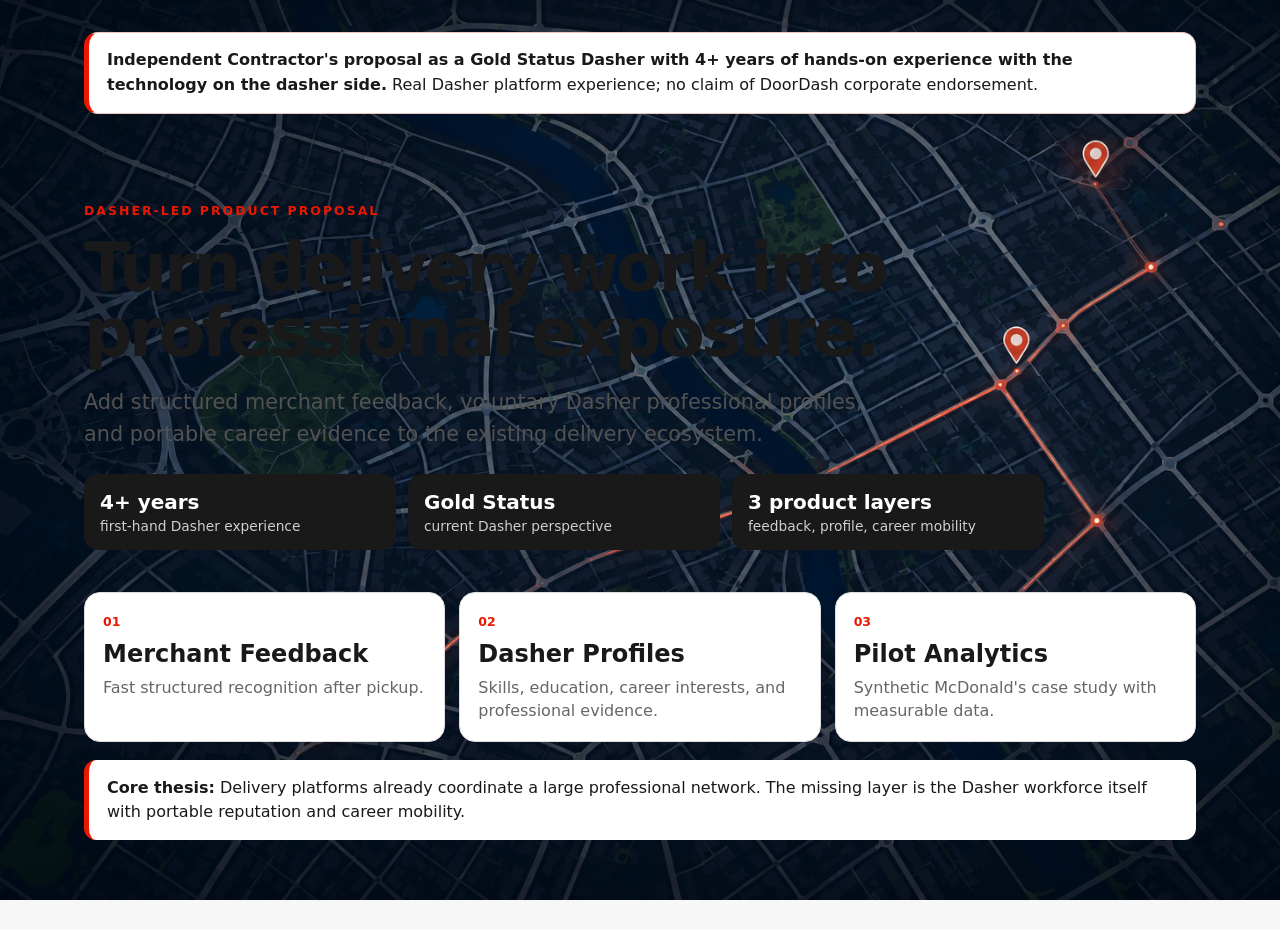
<file: templates/index.html>
<!doctype html>
<html lang="en">
<head>
  <meta charset="utf-8">
  <meta name="viewport" content="width=device-width,initial-scale=1">
  <title>DoorDash Professional Network Proposal</title>
  <link rel="stylesheet" href="/static/app.css">
</head>

<body class="ds-gps-canvas">
  <main class="wrap">

    <div class="notice">
      <strong>Independent Contractor's proposal as a Gold Status Dasher with 4+ years of hands-on experience with the technology on the dasher side.</strong>
      Real Dasher platform experience; no claim of DoorDash corporate endorsement.
    </div>

    <section class="hero-section compact-hero">
      <div class="hero-text-card">
        <p class="eyebrow">DASHER-LED PRODUCT PROPOSAL</p>

        <h1>Turn delivery work into professional exposure.</h1>

        <p class="lede">
          Add structured merchant feedback, voluntary Dasher professional           
          profiles,
          and portable career evidence to the existing delivery ecosystem.
        </p>
      </div>

      <div class="quick-stats">
        <div>
          <strong>4+ years</strong>
          <span>first-hand Dasher experience</span>
        </div>
        <div>
          <strong>Gold Status</strong>
          <span>current Dasher perspective</span>
        </div>
        <div>
          <strong>3 product layers</strong>
          <span>feedback, profile, career mobility</span>
        </div>
      </div>
    </section>

    <section class="proposal-grid">
      <a class="proposal-card" href="/merchant">
        <span>01</span>
        <h2>Merchant Feedback</h2>
        <p>Fast structured recognition after pickup.</p>
      </a>

      <a class="proposal-card" href="/dashers">
        <span>02</span>
        <h2>Dasher Profiles</h2>
        <p>Skills, education, career interests, and professional evidence.</p>
      </a>

      <a class="proposal-card" href="/analytics">
        <span>03</span>
        <h2>Pilot Analytics</h2>
        <p>Synthetic McDonald's case study with measurable data.</p>
      </a>
    </section>

    <section class="thesis-bar">
      <strong>Core thesis:</strong>
      Delivery platforms already coordinate a large professional network.
      The missing layer is the Dasher workforce itself with portable reputation and career mobility.
    </section>

  </main>
</body>
</html>
</file>
<file: static/app.css>
:root {
  font-family: Inter, Segoe UI, system-ui, sans-serif;
  color: #191919;
  background: #f7f7f7;
  --red: #eb1700;
  --ink: #191919;
  --muted: #666;
  --line: #dedede;
  --surface: #ffffff;
}

* {
  box-sizing: border-box;
}

body {
  margin: 0;
  background-image: url("/static/map-background.png");
  background-size: cover;
  background-position: center;
  background-repeat: no-repeat;
  background-attachment: fixed;
}

.wrap {
  max-width: 1160px;
  margin: auto;
  padding: 32px 24px 90px;
}

.notice {
  background: #fff;
  border: 1px solid #f2c4be;
  border-left: 5px solid var(--red);
  border-radius: 14px;
  padding: 15px 18px;
  line-height: 1.55;
  margin-bottom: 55px;
}

.hero-section {
  max-width: 960px;
  padding: 35px 0 45px;
}

.eyebrow {
  color: var(--red);
  font-size: 0.78rem;
  font-weight: 800;
  letter-spacing: 0.16em;
  text-transform: uppercase;
}

h1 {
  font-size: clamp(2.1rem, 5.3vw, 4.3rem);
  line-height: 0.95;
  letter-spacing: -0.055em;
  margin: 18px 0 28px;
  max-width: 1000px;
}

h2 {
  margin-top: 0;
}

.lede {
  max-width: 820px;
  font-size: 1.3rem;
  line-height: 1.55;
  color: #525252;
}

.author-card {
  margin-top: 38px;
  padding: 28px;
  background: #191919;
  color: white;
  border-radius: 22px;
  display: grid;
  grid-template-columns: 1fr 1.3fr;
  gap: 32px;
}

.author-card p {
  margin: 0;
  color: #ddd;
  line-height: 1.65;
}

.status-badge {
  display: inline-block;
  background: #f1c84b;
  color: #201b08;
  padding: 7px 11px;
  font-weight: 900;
  border-radius: 999px;
  font-size: .73rem;
  letter-spacing: .08em;
  margin-bottom: 14px;
}

.grid {
  display: grid;
  grid-template-columns: repeat(3, 1fr);
  gap: 18px;
  margin: 30px 0 55px;
}

.card {
  display: block;
  background: var(--surface);
  color: inherit;
  text-decoration: none;
  border: 1px solid var(--line);
  border-radius: 20px;
  padding: 24px;
  box-shadow: 0 8px 28px rgba(0,0,0,.045);
}

.feature-card {
  min-height: 230px;
  transition: transform .16s ease, box-shadow .16s ease;
}

.feature-card:hover {
  transform: translateY(-4px);
  box-shadow: 0 13px 35px rgba(0,0,0,.09);
}

.feature-number {
  color: var(--red);
  font-weight: 900;
  font-size: .8rem;
  margin-bottom: 35px;
}

.feature-card p {
  color: var(--muted);
  line-height: 1.6;
}

.pilot-card {
  padding: 35px;
  margin: 50px 0;
}

.metric-row {
  display: grid;
  grid-template-columns: repeat(3, 1fr);
  gap: 16px;
  margin: 25px 0;
}

.metric {
  padding: 19px;
  border-radius: 15px;
  background: #fafafa;
  border: 1px solid #eee;
}

.metric strong {
  display: block;
  font-size: 2.3rem;
  margin-bottom: 4px;
}

.metric span {
  color: var(--muted);
}

.fine-print {
  font-size: .88rem;
  color: #777;
  line-height: 1.55;
}

.mission {
  margin-top: 75px;
  padding: 45px 0;
}

.compact-hero {
  padding: 22px 0 24px;
}

.compact-hero h1 {
  max-width: 900px;
  margin-bottom: 18px;
}

.quick-stats {
  display: grid;
  grid-template-columns: repeat(3, 1fr);
  gap: 12px;
  margin-top: 24px;
}

.quick-stats div {
  background: #191919;
  color: white;
  border-radius: 14px;
  padding: 16px;
}

.quick-stats strong {
  display: block;
  font-size: 1.25rem;
}

.quick-stats span {
  display: block;
  margin-top: 4px;
  color: #cfcfcf;
  font-size: .86rem;
}

.proposal-grid {
  display: grid;
  grid-template-columns: repeat(3, 1fr);
  gap: 14px;
  margin: 18px 0;
}

.proposal-card {
  background: white;
  color: inherit;
  text-decoration: none;
  border: 1px solid #dedede;
  border-radius: 16px;
  padding: 18px;
}

.proposal-card span {
  color: var(--red);
  font-weight: 900;
  font-size: .78rem;
}

.proposal-card h2 {
  margin: 10px 0 8px;
}

.proposal-card p {
  margin: 0;
  color: var(--muted);
  line-height: 1.45;
}

.thesis-bar {
  margin-top: 18px;
  padding: 16px 18px;
  border-left: 5px solid var(--red);
  background: white;
  border-radius: 12px;
  line-height: 1.5;
}

@media (max-width: 800px) {
  .quick-stats,
  .proposal-grid {
    grid-template-columns: 1fr;
  }

blockquote {
  margin: 18px 0;
  max-width: 900px;
  font-size: clamp(1.8rem, 4vw, 3rem);
  line-height: 1.2;
  font-weight: 700;
  letter-spacing: -.03em;
}

label {
  display: block;
  font-weight: 700;
  margin-top: 14px;
}

select,
textarea,
input {
  width: 100%;
  padding: 11px;
  border: 1px solid #bbb;
  border-radius: 9px;
  margin-top: 5px;
}

textarea {
  min-height: 90px;
}

button {
  margin-top: 18px;
  padding: 12px 18px;
  border: 0;
  border-radius: 10px;
  background: var(--red);
  color: white;
  font-weight: 800;
  cursor: pointer;
}

small {
  color: #666;
}

@media (max-width: 800px) {
  .grid,
  .author-card,
  .metric-row {
    grid-template-columns: 1fr;
  }

  h1 {
    font-size: 2.2rem;
  }
}


/* =========================================================
   MAP PAGE CANVAS
   ========================================================= */

html {
    min-height: 100%;
    background:
        linear-gradient(
            rgba(255, 255, 255, 0.18),
            rgba(255, 255, 255, 0.18)
        ),
        url("/static/map-background.png")
        center center / cover
        no-repeat fixed !important;
}

body {
    min-height: 100vh;
    margin: 0;
    background: transparent !important;
}

.wrap,
main {
    background: transparent !important;
}

/* Existing design-system cards remain above the map */
.notice,
.proposal-card,
.thesis-bar,
.card,
.metric,
.pilot-card,
.author-card,
.quick-stats > div {
    position: relative;
    z-index: 1;
}



/* Hero text card */
.hero-text-card {
    background: rgba(255, 255, 255, 0.88);
    padding: 24px;
    border-radius: 12px;
}


.hero-text-card {
    background-color: white !important;
    border: 2px solid #dddddd !important;
    border-radius: 12px !important;
    padding: 24px !important;
}
</file>
